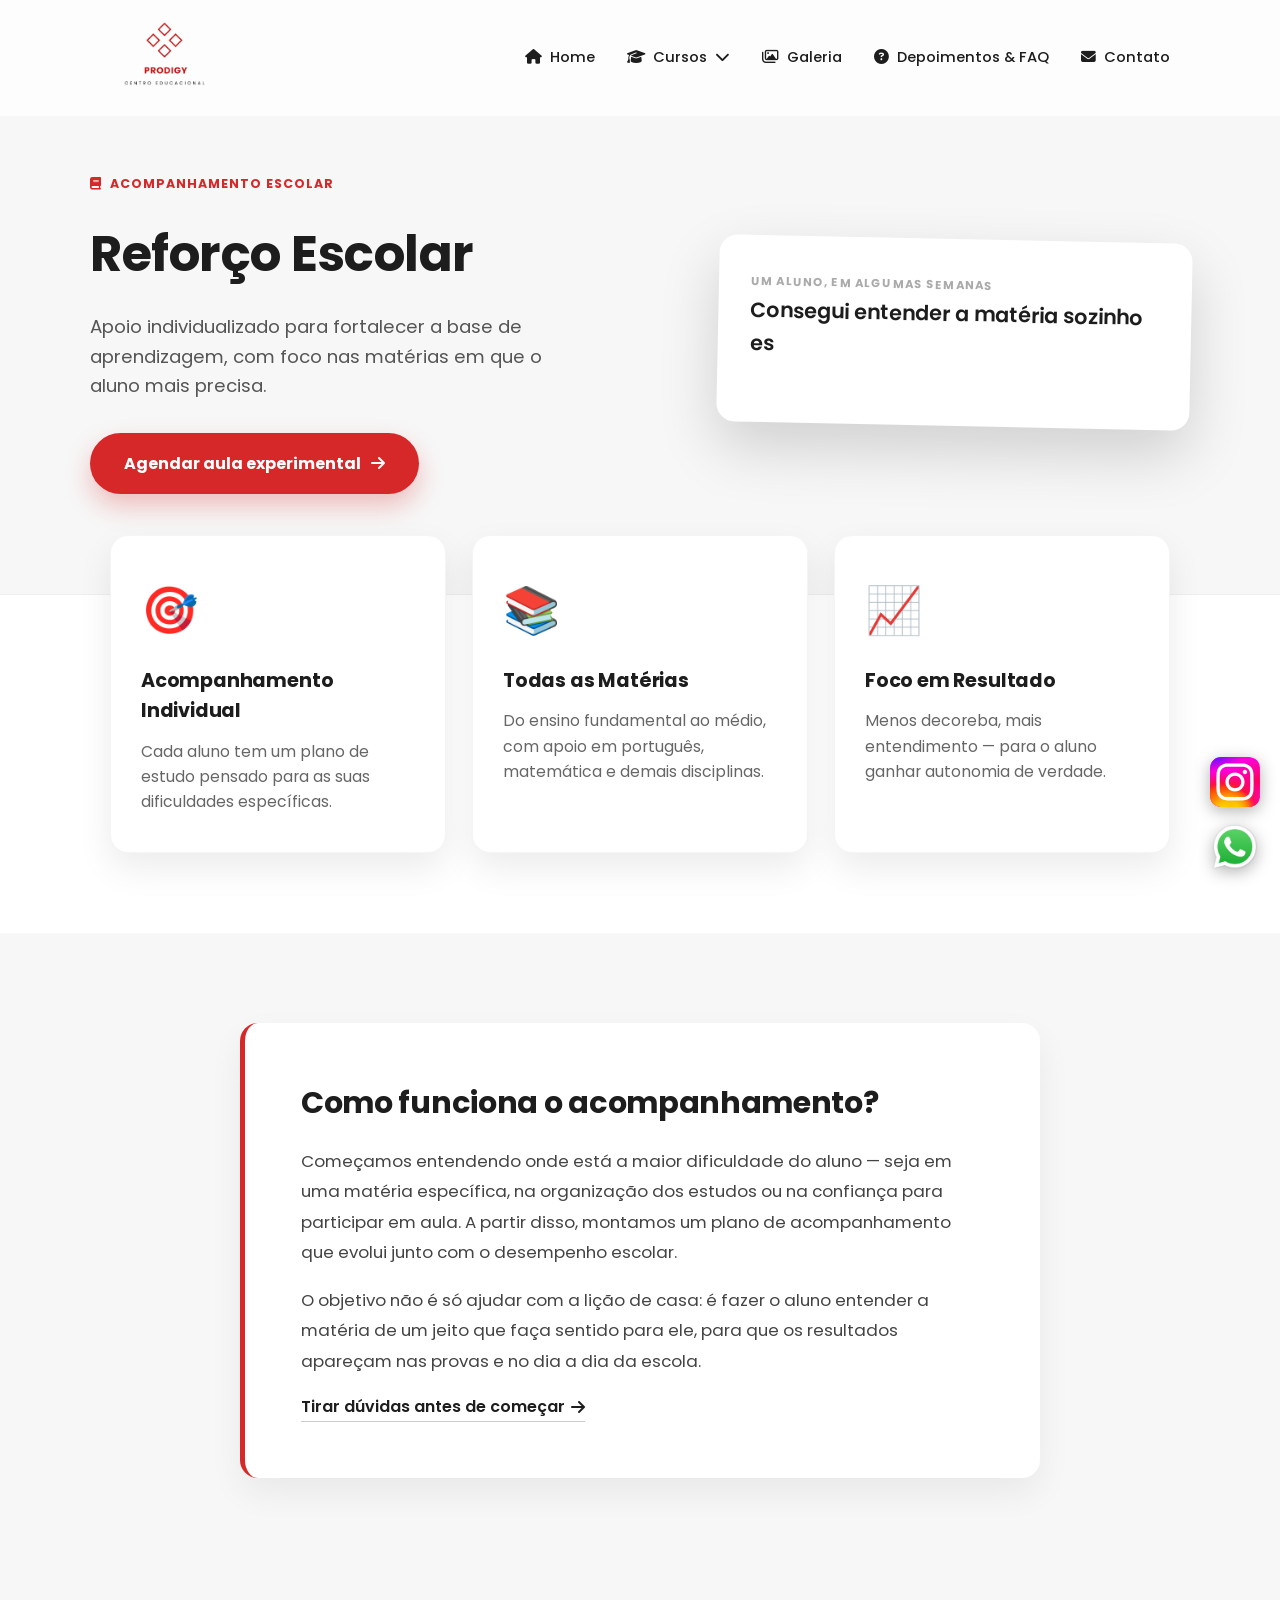
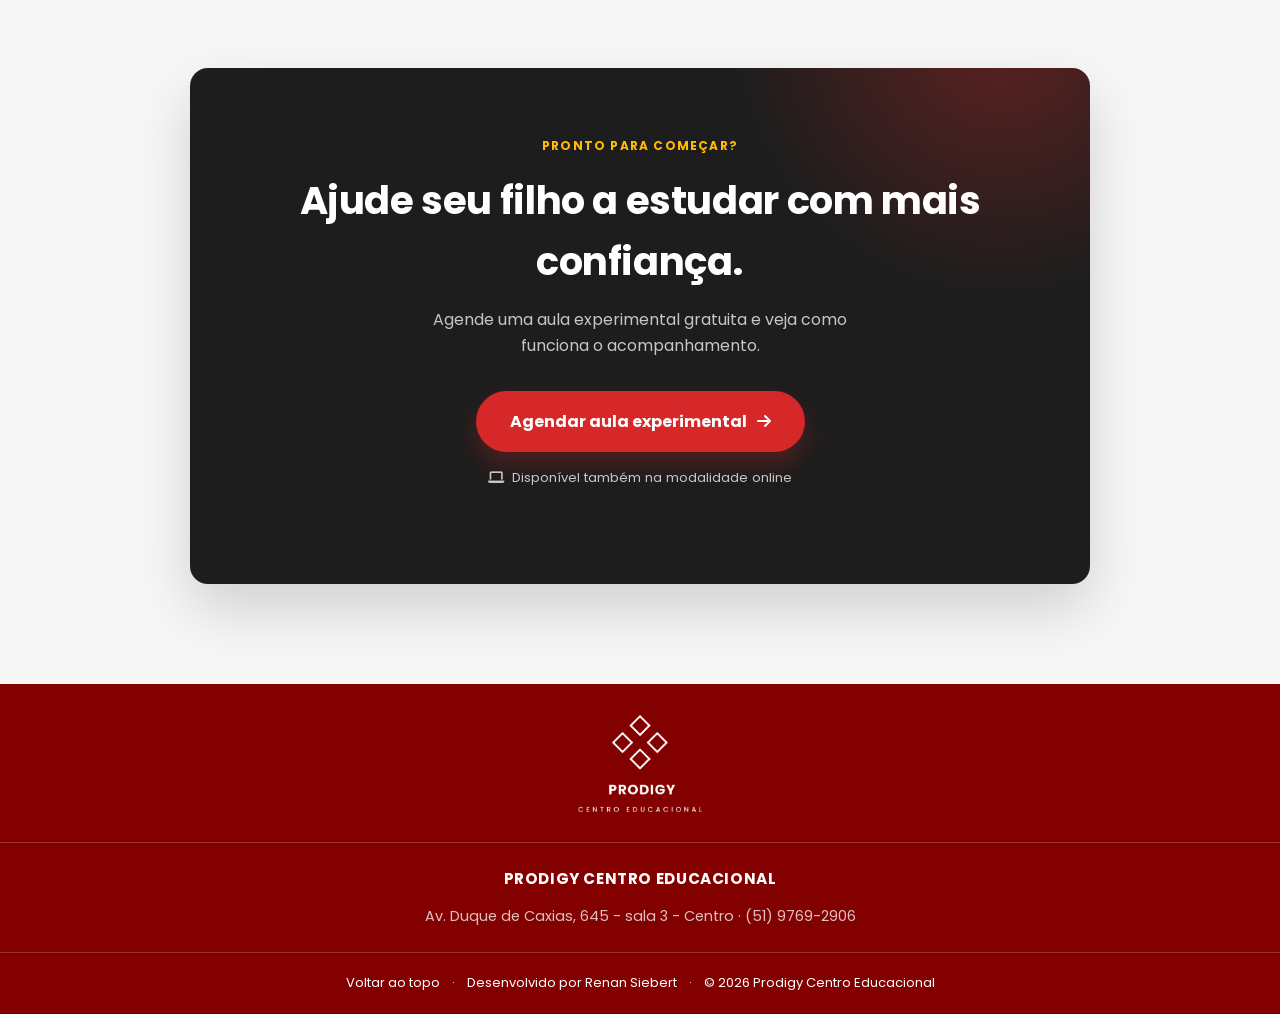
<file: reforco/index.html>
<!DOCTYPE html>
<html lang="pt-BR">

<head>
    <meta charset="UTF-8">
    <meta name="viewport" content="width=device-width, initial-scale=1.0">
    <meta name="description" content="Reforço escolar individualizado, para todas as idades, na Prodigy Centro Educacional.">
    <link rel="stylesheet" href="https://cdnjs.cloudflare.com/ajax/libs/font-awesome/6.7.2/css/all.min.css">
    <link rel="preconnect" href="https://fonts.googleapis.com">
    <link rel="preconnect" href="https://fonts.gstatic.com" crossorigin>
    <link rel="icon" type="image/png" href="../assets/fiveicon.png">
    <link href="https://fonts.googleapis.com/css2?family=Poppins:wght@400;500;600;700;800&display=swap" rel="stylesheet">
    <link rel="stylesheet" href="styles.css">
    <title>Reforço Escolar — Prodigy Centro Educacional</title>
</head>

<body>
    <header class="header">
        <div class="container">
            <a href="../index.html">
                <img src="../assets/logo.png" class="logo" alt="Logo da Prodigy Centro Educacional">
            </a>

            <button class="menu-toggle" id="menu-toggle" aria-label="Abrir menu">☰</button>

            <nav class="nav" id="nav">
                <ul class="menu">
                    <li><a href="../index.html"><i class="fa-solid fa-house"></i> Home</a></li>

                    <li class="dropdown">
                        <a href="#" id="btn-cursos">
                            <i class="fa-solid fa-graduation-cap"></i> Cursos
                            <span class="seta"><i class="fa-solid fa-chevron-down"></i></span>
                        </a>
                        <ul class="dropdown-menu" id="menu-cursos">
                            <li><a href="../ingles/">Inglês</a></li>
                            <li><a href="../espanhol/">Espanhol</a></li>
                            <li><a href="../reforco/">Reforço Escolar</a></li>
                        </ul>
                    </li>

                    <li><a href="../index.html#galeria"><i class="fa-regular fa-images"></i> Galeria</a></li>
                    <li><a href="../index.html#faq"><i class="fa-solid fa-circle-question"></i> Depoimentos & FAQ</a></li>
                    <li><a href="../index.html#formContato"><i class="fa-solid fa-envelope"></i> Contato</a></li>
                </ul>
            </nav>
        </div>
    </header>

    <div class="floating-social">
        <a href="https://www.instagram.com/prodigy_centroeducacional/" target="_blank" rel="noopener" aria-label="Instagram">
            <img src="../assets/Instagram.svg" alt="Instagram Prodigy" class="social-icon">
        </a>
        <a href="https://wa.me/555197692906?text=Olá, gostaria de agendar uma aula experimental de Reforço Escolar!" target="_blank" rel="noopener" aria-label="WhatsApp">
            <img src="../assets/whatsapp.png" alt="WhatsApp Prodigy" class="social-icon">
        </a>
    </div>

    <main class="curso-page">
        <section class="curso-hero">
            <div class="curso-hero-grid">
                <div>
                    <span class="tag">
                        <i class="fa-solid fa-book"></i>
                        Acompanhamento Escolar
                    </span>
                    <h1>Reforço Escolar</h1>
                    <p class="desc-principal">
                        Apoio individualizado para fortalecer a base de aprendizagem, com foco nas matérias em que o aluno mais precisa.
                    </p>
                    <a href="https://wa.me/555197692906?text=Olá, gostaria de agendar uma aula experimental de Reforço Escolar!" class="btn-primary">
                        Agendar aula experimental
                        <i class="fa-solid fa-arrow-right arrow"></i>
                    </a>
                </div>

                <div class="typing-card">
                    <span class="typing-card-label">Um aluno, em algumas semanas</span>
                    <p class="typing-phrase" id="typingPhrase"><span class="typing-cursor"></span></p>
                    <p class="typing-translation" id="typingTranslation"></p>
                </div>
            </div>
        </section>

        <section class="curso-detalhes container">
            <div class="grid-detalhes">
                <div class="info-card">
                    <div class="icon">🎯</div>
                    <h4>Acompanhamento Individual</h4>
                    <p>Cada aluno tem um plano de estudo pensado para as suas dificuldades específicas.</p>
                </div>
                <div class="info-card">
                    <div class="icon">📚</div>
                    <h4>Todas as Matérias</h4>
                    <p>Do ensino fundamental ao médio, com apoio em português, matemática e demais disciplinas.</p>
                </div>
                <div class="info-card">
                    <div class="icon">📈</div>
                    <h4>Foco em Resultado</h4>
                    <p>Menos decoreba, mais entendimento — para o aluno ganhar autonomia de verdade.</p>
                </div>
            </div>
        </section>

        <section class="curso-texto">
            <div class="texto-wrapper">
                <h2>Como funciona o acompanhamento?</h2>
                <p>Começamos entendendo onde está a maior dificuldade do aluno — seja em uma matéria específica, na organização dos estudos ou na confiança para participar em aula. A partir disso, montamos um plano de acompanhamento que evolui junto com o desempenho escolar.</p>
                <p>O objetivo não é só ajudar com a lição de casa: é fazer o aluno entender a matéria de um jeito que faça sentido para ele, para que os resultados apareçam nas provas e no dia a dia da escola.</p>
                <a href="../index.html#formContato" class="link-cta">Tirar dúvidas antes de começar <i class="fa-solid fa-arrow-right"></i></a>
            </div>
        </section>

        <section class="cta-final">
            <div class="cta-final-card">
                <span class="eyebrow-light">Pronto para começar?</span>
                <h2>Ajude seu filho a estudar com mais confiança.</h2>
                <p>Agende uma aula experimental gratuita e veja como funciona o acompanhamento.</p>
                <a href="https://wa.me/555197692906?text=Olá, gostaria de agendar uma aula experimental de Reforço Escolar!" class="btn-primary">
                    Agendar aula experimental
                    <i class="fa-solid fa-arrow-right arrow"></i>
                </a>
                <p class="cta-final-note"><i class="fa-solid fa-laptop"></i> Disponível também na modalidade online</p>
            </div>
        </section>
    </main>

    <footer class="footer">
        <div class="footer-top">
            <img src="../assets/logo.png" class="footer-logo" alt="Logo">
        </div>
        <div class="footer-content">
            <h4>PRODIGY CENTRO EDUCACIONAL</h4>
            <p>Av. Duque de Caxias, 645 - sala 3 - Centro · (51) 9769-2906</p>
        </div>
        <div class="footer-bottom">
            <a href="../index.html" class="voltar-topo">Voltar ao topo</a>
            <span>·</span>
            <p>Desenvolvido por <a href="https://www.linkedin.com/in/renansiebert/" target="_blank" class="voltar-topo">Renan Siebert</a></p>
            <span>·</span>
            <p>© 2026 Prodigy Centro Educacional</p>
        </div>
    </footer>

    <script src="script.js"></script>
</body>

</html>
</file>
<file: reforco/styles.css>
/* ===================================================================
   PRODIGY — Páginas de Curso (Inglês / Espanhol / Reforço Escolar)
   Sistema de design canônico — idêntico ao da Home
   =================================================================== */

* { margin: 0; padding: 0; box-sizing: border-box; }
[hidden] { display: none !important; }

html {
    scroll-behavior: smooth;
    scroll-padding-top: 100px;
}

:root {
    --primary: #d62828;
    --primary-dark: #9d0208;
    --accent: #ffba08;

    --bg: #ffffff;
    --bg-soft: #f7f7f7;
    --bg-glass: rgba(255, 255, 255, 0.75);
    --bg-glass-scrolled: rgba(255, 255, 255, 0.95);

    --text: #1d1d1d;
    --text-light: #666;
    --border: #eee;

    --radius: 18px;
    --radius-sm: 10px;
    --shadow: 0 10px 30px rgba(0, 0, 0, 0.1);
    --shadow-lift: 0 25px 60px rgba(0, 0, 0, 0.16);
}

body {
    font-family: 'Poppins', sans-serif;
    background: var(--bg);
    color: var(--text);
    line-height: 1.6;
    -webkit-font-smoothing: antialiased;
}

h1, h2, h3, h4 { font-weight: 700; margin-bottom: 10px; letter-spacing: -0.01em; }

.container { max-width: 1100px; margin: auto; padding: 20px; }

:focus-visible { outline: 2px solid var(--primary); outline-offset: 3px; border-radius: 4px; }

@media (prefers-reduced-motion: reduce) {
    *, *::before, *::after {
        animation-duration: 0.001ms !important;
        transition-duration: 0.001ms !important;
        scroll-behavior: auto !important;
    }
}

/* ===================================================================
   HEADER (idêntico à Home)
   =================================================================== */
.header {
    position: fixed;
    top: 0;
    width: 100%;
    z-index: 999;
    padding: 2px 0;
    transition: 0.3s ease;
}

.header::before {
    content: "";
    position: absolute;
    inset: 0;
    background: var(--bg-glass);
    backdrop-filter: blur(14px);
    border-bottom: 1px solid transparent;
    z-index: -1;
    transition: 0.3s ease;
}

.header.scrolled { padding: 10px 0; }

.header.scrolled::before {
    background: var(--bg-glass-scrolled);
    border-bottom-color: var(--border);
    box-shadow: 0 4px 20px rgba(0, 0, 0, 0.06);
}

.header .container {
    display: flex;
    align-items: center;
    justify-content: space-between;
}

.logo { height: 64px; transition: 0.2s; }
.logo:hover { opacity: 0.8; }

.menu { display: flex; align-items: center; gap: 32px; list-style: none; }

.menu a {
    display: flex;
    align-items: center;
    gap: 8px;
    text-decoration: none;
    color: var(--text);
    font-size: 0.92rem;
    font-weight: 500;
    position: relative;
}

.menu a::after {
    content: "";
    position: absolute;
    left: 0;
    bottom: -6px;
    width: 0;
    height: 2px;
    background: var(--primary);
    transition: width 0.25s ease;
}

.menu a:hover::after { width: 100%; }
.menu a:hover { color: var(--primary); }

.seta { display: inline-flex; }
.seta i { transition: transform 0.3s ease; }
.seta.ativa i { transform: rotate(180deg); }

.dropdown { position: relative; }

.dropdown-menu {
    position: absolute;
    top: 130%;
    left: 0;
    margin: 0;
    list-style: none;
    background: #fff;
    border-radius: var(--radius-sm);
    box-shadow: var(--shadow-lift);
    padding: 8px;
    min-width: 160px;
    display: none;
}

.dropdown-menu.active { display: block; }

.dropdown-menu li a {
    display: block;
    padding: 10px 14px;
    border-radius: 8px;
    font-size: 0.9rem;
}

.dropdown-menu li a::after { display: none; }
.dropdown-menu li a:hover { background: var(--bg-soft); }

.menu-toggle {
    display: none;
    font-size: 24px;
    cursor: pointer;
    background: none;
    border: none;
    color: var(--text);
}

/* ===================================================================
   SOCIAL FLUTUANTE
   =================================================================== */
.floating-social {
    position: fixed !important;
    bottom: 20px !important;
    right: 20px !important;
    display: flex !important;
    flex-direction: column !important;
    gap: 8px;
    z-index: 9999 !important;
}

.social-icon { width: 50px; filter: drop-shadow(0px 4px 8px rgba(0, 0, 0, 0.3)); transition: 0.3s; }
.social-icon:hover { transform: scale(1.1); }

/* ===================================================================
   HERO — efeito de digitação
   =================================================================== */
.curso-page { padding-top: 0; }

.curso-hero {
    position: relative;
    padding: 170px 20px 100px;
    background: var(--bg-soft);
    overflow: hidden;
    border-bottom: 1px solid var(--border);
}

.curso-hero-grid {
    max-width: 1100px;
    margin: 0 auto;
    display: grid;
    grid-template-columns: 1.1fr 0.9fr;
    gap: 50px;
    align-items: center;
}

.tag {
    display: inline-flex;
    align-items: center;
    gap: 8px;
    font-size: 0.78rem;
    font-weight: 700;
    letter-spacing: 0.08em;
    text-transform: uppercase;
    color: var(--primary);
    margin-bottom: 14px;
}

.tag img { width: 20px; border-radius: 3px; }

.curso-hero h1 { font-size: clamp(32px, 4.5vw, 50px); color: var(--text); margin: 6px 0 18px; }

.desc-principal { max-width: 480px; font-size: 1.15rem; color: #555; line-height: 1.6; margin-bottom: 32px; }

.btn-primary {
    display: inline-flex;
    align-items: center;
    gap: 10px;
    background: var(--primary);
    color: #fff;
    padding: 18px 34px;
    border-radius: 50px;
    text-decoration: none;
    font-weight: 700;
    transition: transform 0.25s ease, box-shadow 0.25s ease, background 0.25s ease;
    box-shadow: 0 12px 26px rgba(214, 40, 40, 0.28);
    border: none;
    cursor: pointer;
}

.btn-primary:hover {
    background: var(--primary-dark);
    transform: translateY(-3px);
    box-shadow: 0 16px 32px rgba(157, 2, 8, 0.32);
}

.btn-primary .arrow { transition: transform 0.25s ease; }
.btn-primary:hover .arrow { transform: translateX(3px); }

/* ---- Cartão de digitação ---- */
.typing-card {
    background: #fff;
    border-radius: var(--radius);
    box-shadow: var(--shadow-lift);
    padding: 32px;
    transform: rotate(1.2deg);
}

.typing-card-label {
    font-size: 0.72rem;
    font-weight: 700;
    text-transform: uppercase;
    letter-spacing: 0.1em;
    color: #aaa;
    margin-bottom: 14px;
}

.typing-phrase { font-size: 1.3rem; font-weight: 600; color: var(--text); min-height: 68px; }

.typing-cursor {
    display: inline-block;
    width: 2px;
    background: var(--primary);
    margin-left: 2px;
    animation: piscar 0.9s steps(1) infinite;
}

@keyframes piscar { 50% { opacity: 0; } }

.typing-translation {
    margin-top: 14px;
    padding-top: 14px;
    border-top: 1px dashed #e2e2e2;
    color: var(--text-light);
    font-size: 0.95rem;
    opacity: 0;
    transition: opacity 0.4s ease;
}

.typing-translation.visivel { opacity: 1; }

/* ===================================================================
   DIFERENCIAIS
   =================================================================== */
.curso-detalhes { padding-top: 0; margin-top: -60px; margin-bottom: 60px; }

.grid-detalhes { display: grid; grid-template-columns: repeat(auto-fit, minmax(260px, 1fr)); gap: 26px; }

.info-card {
    background: #fff;
    padding: 38px 30px;
    border-radius: var(--radius);
    box-shadow: 0 15px 35px rgba(0, 0, 0, 0.08);
    border: 1px solid #f5f5f5;
    transition: transform 0.3s ease, box-shadow 0.3s ease;
    position: relative;
    z-index: 2;
}

.info-card:hover { transform: translateY(-8px); box-shadow: var(--shadow-lift); }
.info-card .icon { font-size: 46px; margin-bottom: 18px; display: block; }
.info-card h4 { font-size: 1.2rem; margin-bottom: 12px; }
.info-card p { color: var(--text-light); font-size: 0.98rem; }

/* ===================================================================
   TEXTO EXPLICATIVO
   =================================================================== */
.curso-texto { background: var(--bg-soft); padding: 90px 20px; }

.texto-wrapper {
    max-width: 800px;
    margin: 0 auto;
    background: #fff;
    padding: 56px;
    border-radius: var(--radius);
    border-left: 5px solid var(--primary);
    box-shadow: 0 15px 35px rgba(0, 0, 0, 0.06);
}

.texto-wrapper h2 { font-size: 1.9rem; margin-bottom: 18px; }
.texto-wrapper p { font-size: 1.05rem; color: #444; line-height: 1.8; margin-bottom: 18px; }

.link-cta {
    display: inline-flex;
    align-items: center;
    gap: 6px;
    font-weight: 600;
    color: var(--text);
    text-decoration: none;
    border-bottom: 1px solid #ccc;
    padding-bottom: 2px;
    transition: 0.2s;
}

.link-cta:hover { color: var(--primary); border-color: var(--primary); }

/* ===================================================================
   CTA DE FECHAMENTO — v2 (cartão escuro elevado)
   =================================================================== */
.cta-final {
    padding: 100px 20px;
    background: var(--bg-soft);
}

.cta-final-card {
    max-width: 900px;
    margin: 0 auto;
    background: var(--text);
    border-radius: var(--radius);
    padding: 64px 56px;
    text-align: center;
    color: #fff;
    box-shadow: var(--shadow-lift);
    position: relative;
    overflow: hidden;
}

.cta-final-card::before {
    content: "";
    position: absolute;
    top: -60%;
    right: -20%;
    width: 60%;
    padding-bottom: 60%;
    background: radial-gradient(circle, var(--primary) 0%, transparent 70%);
    opacity: 0.35;
    border-radius: 50%;
}

.cta-final-card > * { position: relative; z-index: 1; }

.cta-final-card .eyebrow-light {
    display: inline-block;
    font-size: 0.75rem;
    font-weight: 700;
    letter-spacing: 0.1em;
    text-transform: uppercase;
    color: var(--accent);
    margin-bottom: 14px;
}

.cta-final-card h2 { font-size: clamp(1.8rem, 3.5vw, 2.4rem); color: #fff; margin-bottom: 14px; }

.cta-final-card p {
    max-width: 480px;
    margin: 0 auto 32px;
    color: rgba(255, 255, 255, 0.75);
    margin-top: 15px;
}

.cta-final-note {
    margin-top: 22px;
    font-size: 0.82rem;
    color: rgba(255, 255, 255, 0.55);
    display: flex;
    align-items: center;
    justify-content: center;
    gap: 8px;
}

/* ===================================================================
   FOOTER
   =================================================================== */
.footer { background: #830000; color: white; }

.footer-top { text-align: center; padding-top: 30px; }
.footer-logo { height: 100px; filter: brightness(0) invert(1); margin: 0 auto; }

.footer-content {
    display: flex;
    flex-direction: column;
    align-items: center;
    gap: 4px;
    padding: 24px 20px;
    text-align: center;
    border-top: 1px solid rgba(255, 255, 255, 0.2);
    margin-top: 20px;
}

.footer-content h4 { color: #fff; font-size: 0.95rem; letter-spacing: 0.04em; }
.footer-content p { color: rgba(255, 255, 255, 0.75); font-size: 0.9rem; }

.footer-bottom {
    display: flex;
    justify-content: center;
    align-items: center;
    gap: 12px;
    flex-wrap: wrap;
    padding: 20px;
    font-size: 13px;
    text-align: center;
    border-top: 1px solid rgba(255, 255, 255, 0.2);
}

.voltar-topo { text-decoration: none; color: #fff !important; transition: opacity 0.3s; }
.voltar-topo:hover { opacity: 0.7; text-decoration: underline; }

/* ===================================================================
   RESPONSIVO
   =================================================================== */
@media (max-width: 768px) {
    /* Header mobile: logo centralizada, toggle à esquerda */
    .header .container { position: relative; justify-content: center; }
    .logo { height: 54px; }

    .menu-toggle {
        display: block;
        position: absolute;
        right: 30px;
        top: 50%;
        transform: translateY(-50%);
    }

    .social-icon {
        width: 40px;
    }

    .menu {
        position: absolute;
        top: calc(100% + 12px);
        left: 20px;
        right: 20px;
        background: #fff;
        flex-direction: column;
        align-items: flex-start;
        padding: 18px;
        border-radius: var(--radius-sm);
        box-shadow: var(--shadow-lift);
        display: none;
    }

    .nav.active .menu { display: flex; }
    .dropdown-menu { position: static; box-shadow: none; display: none; }
    .dropdown-menu.active { display: block; }

    .curso-hero { padding: 130px 20px 70px; }
    .curso-hero-grid { grid-template-columns: 1fr; }
    .typing-card { transform: none; margin-top: 20px; }

    .curso-detalhes { margin-top: 30px; }
    .texto-wrapper { padding: 32px; }
    .cta-final-card { padding: 44px 28px; }
}

@media (max-width: 480px) {
    .footer-content { padding: 20px 15px; }
}
</file>
